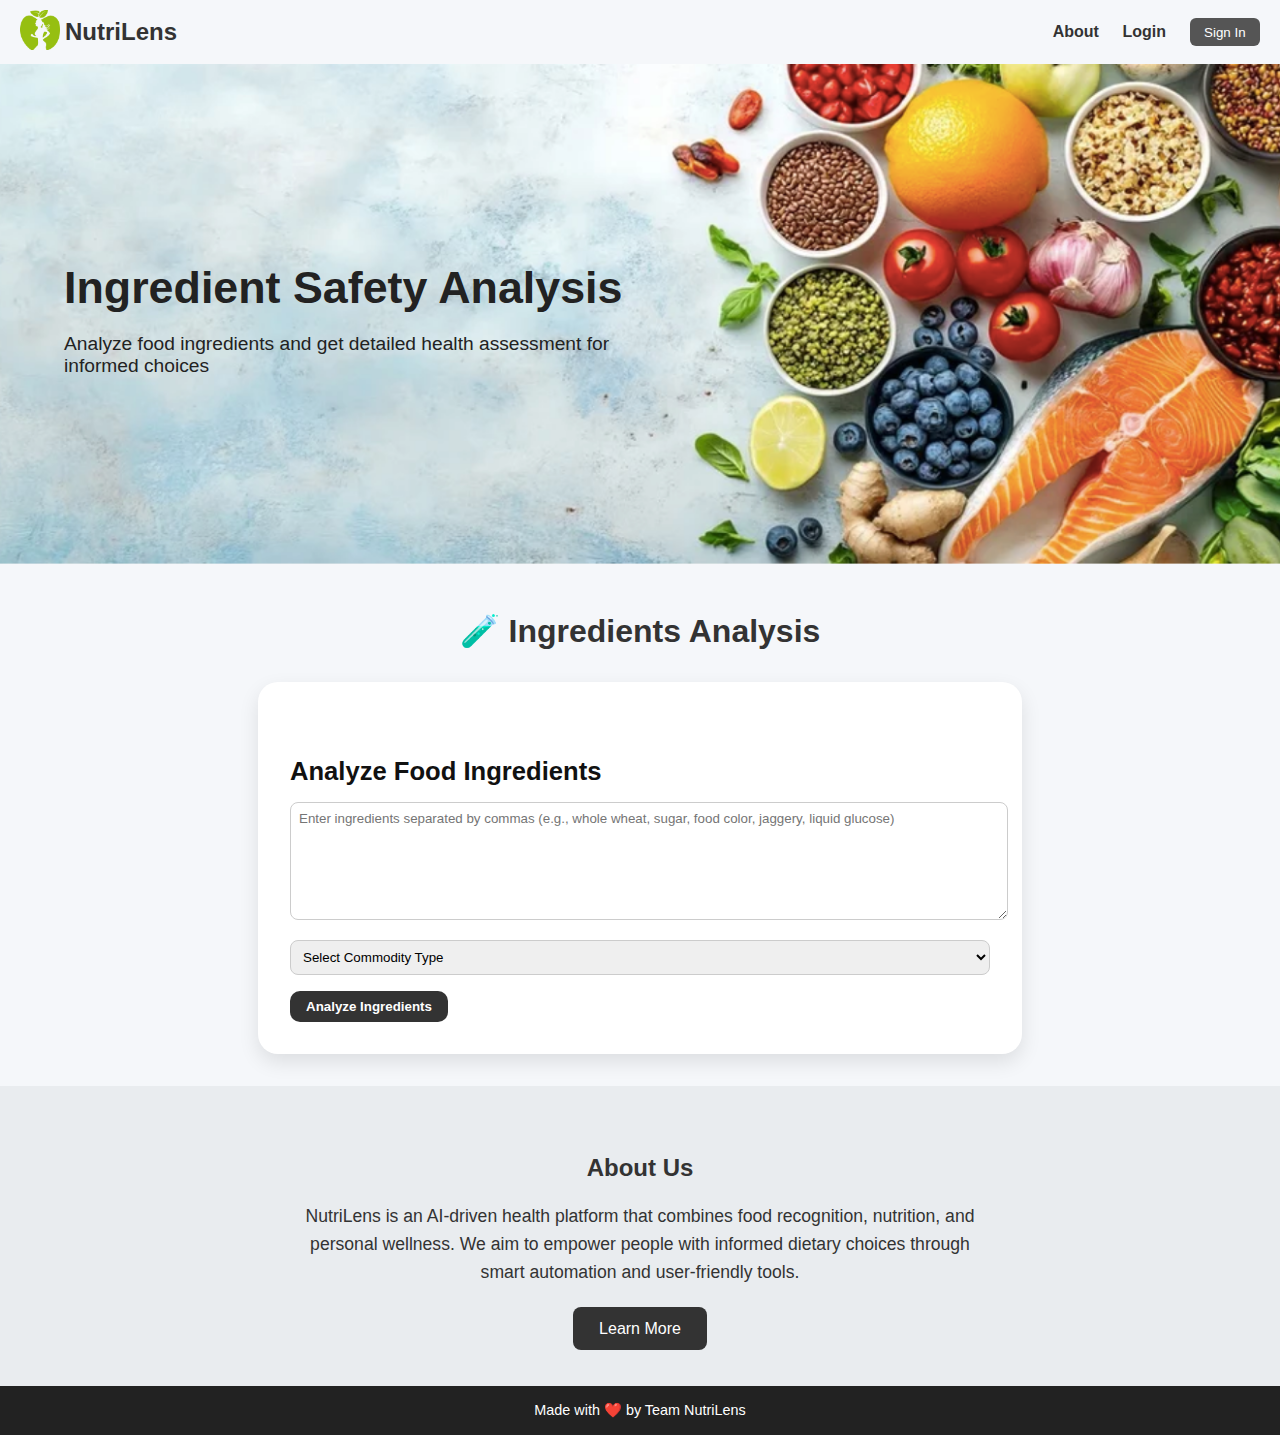
<file: templates/ingredients.html>
<!DOCTYPE html>
<html lang="en">
<head>
  <meta charset="UTF-8" />
  <meta name="viewport" content="width=device-width, initial-scale=1.0"/>
  <title>NutriLens - Ingredients Analysis</title>
  <style>
    body {
      margin: 0;
      font-family: 'Segoe UI', sans-serif;
      background-color: #f5f7fa;
      color: #333;
    }

    nav {
      display: flex;
      justify-content: space-between;
      align-items: center;
      padding: 10px 20px;
    }
    .logo-title {
      display: flex;
      align-items: center;
      gap: 5px; 
      margin-left: 0;
    }
    .logo-title img {
      height: 40px;
      margin-left: 0;
      padding-left: 0;
    }
    .logo-title a {
      margin: 0;
      padding: 0;
      text-decoration: none;
      font-size: 1.5rem; 
      line-height: 1;   
    }
    nav .logo-title a:hover {
      color: green;
    }
    nav a {
      margin-left: 1.2rem;
      text-decoration: none;
      color: #333;
      font-weight: bold;
    }

    .sign-in-btn {
      background-color: #555;
      color: white;
      border: none;
      padding: 0.4rem 0.9rem;
      border-radius: 6px;
      cursor: pointer;
      margin-left: 1.2rem;
    }
    
    .sign-in-btn:hover {
      background-color: green;
    }

    .section-title {
      text-align: center;
      font-size: 2rem;
      margin: 3rem 0 1.5rem;
      color: #333;
    }

    .card {
      background: white;
      border-radius: 20px;
      box-shadow: 0 8px 20px rgba(0, 0, 0, 0.1);
      margin: 2rem auto;
      padding: 2rem;
      max-width: 700px;
    }

    .card-title {
      font-size: 1.6rem;
      color: #111;
      margin-bottom: 1rem;
    }

    .btn-primary {
      background: #333;
      border: none;
      color: white;
      padding: 0.5rem 1rem;
      border-radius: 10px;
      cursor: pointer;
      font-weight: bold;
    }

    .btn-primary:hover {
      background: green;
    }

    .btn-secondary {
      background: #6c757d;
      border: none;
      color: white;
      padding: 0.5rem 1rem;
      border-radius: 8px;
      cursor: pointer;
      font-weight: bold;
      margin: 0.5rem;
      transition: background-color 0.3s ease;
    }

    .btn-secondary:hover {
      background: green;
    }

    select, input, textarea {
      margin-bottom: 1rem;
      padding: 0.5rem;
      border-radius: 8px;
      border: 1px solid #ccc;
      width: 100%;
      font-family: inherit;
    }

    textarea {
      resize: vertical;
      min-height: 100px;
    }

    .hero {
      background: url('/static/img/banner.png') center/cover no-repeat;
      height: 500px;
      display: flex;
      align-items: center;
      padding-left: 3rem;
      color: #222;
    }

    .hero-content {
      max-width: 600px;
      padding: 1rem;
      border-radius: 12px;
    }

    .hero-content h1 {
      font-size: 2.8rem;
      margin-bottom: 1rem;
    }

    .hero-content p {
      font-size: 1.2rem;
    }

    .about-section {
      background-color: #e9ecef;
      padding: 3rem 2rem;
      text-align: center;
    }

    .about-section p {
      max-width: 700px;
      margin: 1rem auto;
      font-size: 1.1rem;
      line-height: 1.6;
    }

    .btn-about {
      margin-top: 1rem;
      padding: 0.8rem 1.6rem;
      font-size: 1rem;
      background-color: #333;
      color: white;
      border: none;
      border-radius: 8px;
      cursor: pointer;
      text-decoration: none;
    }
    .btn-about:hover {
      background-color: green;
    }

    footer {
      background-color: #222;
      color: #fff;
      text-align: center;
      padding: 1rem 0;
      font-size: 0.9rem;
    }

    .analysis-box {
      background-color: #fff;
      color: #000;
      border-radius: 12px;
      max-width: 800px;
      margin: 2rem auto;
      padding: 1.5rem 2rem;
      font-size: 1rem;
      box-shadow: 0 4px 15px rgba(0, 0, 0, 0.1);
      line-height: 1.6;
      display: none;
    }

    .section-heading {
      font-size: 1.4rem;
      font-weight: bold;
      margin: 1.5rem 0 1rem 0;
      color: #333;
    }

    .positives-section {
      color: #28a745;
    }

    .negatives-section {
      color: #dc3545;
    }

    .verdict-section {
      color: #333;
      font-weight: 600;
      margin: 1.5rem 0;
      padding: 1rem;
      background-color: #f8f9fa;
      border-radius: 8px;
      border-left: 4px solid #007bff;
    }

    .alternatives-section {
      color: #17a2b8;
      display: none;
      margin-top: 1rem;
      padding: 1rem;
      border-radius: 8px;
    }

    .ingredient-item {
      margin: 0.8rem 0;
      padding: 0.5rem 0;
      border-bottom: 1px solid #f0f0f0;
    }

    .ingredient-name {
      font-weight: bold;
      text-transform: capitalize;
    }

    .ingredient-description {
      margin-top: 0.3rem;
      color: #666;
      font-size: 0.95rem;
    }

    .rating-badge {
      display: inline-block;
      padding: 0.3rem 0.6rem;
      border-radius: 20px;
      font-weight: bold;
      font-size: 0.9rem;
      margin-right: 0.5rem;
    }

    .rating-poor { background-color: #f8d7da; color: #721c24; }
    .rating-bad { background-color: #f8d7da; color: #721c24; }
    .rating-moderate { background-color: #fff3cd; color: #856404; }
    .rating-healthy { background-color: #d4edda; color: #155724; }
    .rating-extremely { background-color: #d1ecf1; color: #0c5460; }
    .rating-avoid { background-color: #f5c6cb; color: #721c24; }

    .hidden {
      display: none !important;
    }

    .loading {
      text-align: center;
      padding: 2rem;
      color: #666;
    }

    .error {
      background-color: #f8d7da;
      color: #721c24;
      padding: 1rem;
      border-radius: 8px;
      margin: 1rem 0;
      border: 1px solid #f5c6cb;
    }

    .button-container {
      text-align: center;
      margin: 1rem 0;
    }
  </style>
</head>
<body>
  <nav>
    <div class="logo-title">
      <a href="/"><img src="/static/img/logo.png" alt="Logo" /></a>
      <a href="/"><strong>NutriLens</strong></a>
    </div>
    <div>
      <a href="/">About</a>
      <a href="/">Login</a>
      <button class="sign-in-btn" onclick="location.href='/'">Sign In</button>
    </div>
  </nav>

  <div class="hero">
    <div class="hero-content">
      <h1>Ingredient Safety Analysis</h1>
      <p>Analyze food ingredients and get detailed health assessment for informed choices</p>
    </div>
  </div>

  <h2 class="section-title">🧪 Ingredients Analysis</h2>

  <div class="card">
    <h5 class="card-title">Analyze Food Ingredients</h5>
    <textarea 
      id="ingredientsList" 
      placeholder="Enter ingredients separated by commas (e.g., whole wheat, sugar, food color, jaggery, liquid glucose)"
      rows="4"
    ></textarea>
    
    <select id="commodityType">
      <option value="">Select Commodity Type</option>
      <option value="beverage">Beverage</option>
      <option value="snacks">Snacks</option>
      <option value="confectionery">Confectionery</option>
      <option value="condiments">Condiments</option>
      <option value="dairy product">Dairy Product</option>
      <option value="bakery product">Bakery Product</option>
      <option value="instant food">Instant Food Product</option>
      <option value="frozen product">Frozen Product</option>
      <option value="alcoholic beverage">Alcoholic Beverage</option>
      <option value="health supplement">Health & Nutritive Product</option>
      <option value="breakfast cereal">Breakfast Cereal</option>
    </select>
    
    <button class="btn-primary" onclick="analyzeIngredients()">Analyze Ingredients</button>
  </div>

  <div id="analysisResult" class="analysis-box"></div>

  <div class="about-section">
    <h2>About Us</h2>
    <p>
      NutriLens is an AI-driven health platform that combines food recognition, nutrition, and personal wellness.
      We aim to empower people with informed dietary choices through smart automation and user-friendly tools.
    </p>
    <br />
    <a class="btn-about" href="/">Learn More</a>
  </div>

  <footer>
    Made with ❤️ by Team NutriLens
  </footer>

  <script>
    function parseAnalysisText(analysisText) {
      const sections = {
        positives: [],
        negatives: [],
        verdict: '',
        rating: '',
        reason: '',
        ingredientsToAvoid: '',
        alternatives: []
      };

      const lines = analysisText.split('\n');
      let currentSection = '';

      for (let line of lines) {
        line = line.trim();
        if (!line) continue;

        const upperLine = line.toUpperCase();
        
        // Check for section headers
        if (upperLine.startsWith('POSITIVES:')) {
          currentSection = 'positives';
          continue;
        } else if (upperLine.startsWith('NEGATIVES:')) {
          currentSection = 'negatives';
          continue;
        } else if (upperLine.startsWith('VERDICT:')) {
          currentSection = 'verdict';
          continue;
        } else if (upperLine.includes('BETTER ALTERNATIVE') || upperLine.includes('ALTERNATIVES:')) {
          currentSection = 'alternatives';
          continue;
        }
        
        // Handle specific verdict fields
        if (line.startsWith('Health Rating:')) {
          sections.rating = line.replace('Health Rating:', '').trim();
          continue;
        } else if (line.startsWith('Reason:')) {
          sections.reason = line.replace('Reason:', '').trim();
          continue;
        } else if (line.startsWith('Ingredients to Avoid:')) {
          sections.ingredientsToAvoid = line.replace('Ingredients to Avoid:', '').trim();
          continue;
        }
        
        // Handle bullet points for all sections
        if (line.startsWith('•') || line.startsWith('-') || line.startsWith('*')) {
          const content = line.replace(/^[•\-*]\s*/, '').trim();
          if (content) {
            switch (currentSection) {
              case 'positives':
                sections.positives.push(content);
                break;
              case 'negatives':
                sections.negatives.push(content);
                break;
              case 'alternatives':
                sections.alternatives.push(content);
                break;
            }
          }
        }
      }

      // Debug log to check parsing
      console.log('Parsed sections:', sections);
      return sections;
    }

    function getRatingClass(rating) {
      const ratingLower = rating.toLowerCase();
      if (ratingLower.includes('poor')) return 'rating-poor';
      if (ratingLower.includes('bad')) return 'rating-bad';
      if (ratingLower.includes('avoid')) return 'rating-avoid';
      if (ratingLower.includes('moderate')) return 'rating-moderate';
      if (ratingLower.includes('extremely')) return 'rating-extremely';
      if (ratingLower.includes('healthy')) return 'rating-healthy';
      return 'rating-moderate';
    }

    function displayAnalysisData(analysisText, ingredients, commodityType) {
      const data = parseAnalysisText(analysisText);
      let html = '';

      // Header
      html += `<div style="text-align: center; margin-bottom: 2rem;">
        <h3 style="color: #333; margin-bottom: 0.5rem;">📋 Analysis Report</h3>
        <p style="color: #666; margin: 0;"><strong>Product Type:</strong> ${commodityType.charAt(0).toUpperCase() + commodityType.slice(1)}</p>
      </div>`;

      // Positives section
      if (data.positives.length > 0) {
        html += `<div class="section-heading positives-section">✅ POSITIVES</div>`;
        data.positives.forEach(item => {
          const parts = item.split(':');
          const ingredient = parts[0] ? parts[0].trim() : '';
          const description = parts.length > 1 ? parts.slice(1).join(':').trim() : '';
          
          html += `<div class="ingredient-item">
            <div class="ingredient-name" style="color: #28a745;">• ${ingredient}</div>
            ${description ? `<div class="ingredient-description">${description}</div>` : ''}
          </div>`;
        });
      }

      // Negatives section
      if (data.negatives.length > 0) {
        html += `<div class="section-heading negatives-section">❌ NEGATIVES</div>`;
        data.negatives.forEach(item => {
          const parts = item.split(':');
          const ingredient = parts[0] ? parts[0].trim() : '';
          const description = parts.length > 1 ? parts.slice(1).join(':').trim() : '';
          
          html += `<div class="ingredient-item">
            <div class="ingredient-name" style="color: #dc3545;">• ${ingredient}</div>
            ${description ? `<div class="ingredient-description">${description}</div>` : ''}
          </div>`;
        });
      }

      // Verdict section
      if (data.rating || data.reason) {
        html += `<div class="verdict-section">
          <div class="section-heading">🎯 VERDICT</div>`;
        
        if (data.rating) {
          const ratingClass = getRatingClass(data.rating);
          html += `<div style="margin-bottom: 1rem;">
            <span class="rating-badge ${ratingClass}">${data.rating.toUpperCase()}</span>
          </div>`;
        }
        
        if (data.reason) {
          html += `<div style="margin-bottom: 1rem;"><strong>Assessment:</strong> ${data.reason}</div>`;
        }
        
        if (data.ingredientsToAvoid) {
          html += `<div><strong>Ingredients to Avoid:</strong> ${data.ingredientsToAvoid}</div>`;
        }
        
        html += `</div>`;
      }

      // Better alternatives section - always create it even if hidden
      if (data.alternatives.length > 0) {
        html += `<div class="button-container">
          <button class="btn-secondary" onclick="toggleAlternatives()">🔄 Better Alternative</button>
        </div>`;

        html += `<div id="alternativesSection" class="alternatives-section" style="display: none;">
          <div class="section-heading">🔄 BETTER ALTERNATIVE INGREDIENTS</div>`;
        
        data.alternatives.forEach(item => {
          const parts = item.split(':');
          const ingredient = parts[0] ? parts[0].trim() : '';
          const description = parts.length > 1 ? parts.slice(1).join(':').trim() : '';
          
          html += `<div class="ingredient-item">
            <div class="ingredient-name" style="color: #17a2b8;">• ${ingredient}</div>
            ${description ? `<div class="ingredient-description">${description}</div>` : ''}
          </div>`;
        });
        
        html += `</div>`;
      } else {
        // Debug: Show if no alternatives found
        console.log('No alternatives found in parsed data');
      }

      const resultBox = document.getElementById("analysisResult");
      resultBox.innerHTML = html;
      resultBox.style.display = 'block';
    }

    function showLoading() {
      const resultBox = document.getElementById("analysisResult");
      resultBox.innerHTML = '<div class="loading">🔄 Analyzing ingredients...</div>';
      resultBox.style.display = 'block';
    }

    function showError(message) {
      const resultBox = document.getElementById("analysisResult");
      resultBox.innerHTML = `<div class="error">❌ Error: ${message}</div>`;
      resultBox.style.display = 'block';
    }

    function toggleAlternatives() {
      const section = document.getElementById('alternativesSection');
      if (section) {
        if (section.style.display === 'none') {
          section.style.display = 'block';
        } else {
          section.style.display = 'none';
        }
        console.log('Toggled alternatives section, current display:', section.style.display);
      } else {
        console.log('Alternatives section not found');
      }
    }

    async function analyzeIngredients() {
      const ingredients = document.getElementById("ingredientsList").value.trim();
      const commodityType = document.getElementById("commodityType").value;

      if (!ingredients) {
        alert("Please enter the ingredients list!");
        return;
      }

      if (!commodityType) {
        alert("Please select a commodity type!");
        return;
      }

      showLoading();

      try {
        const res = await fetch("/analyze_ingredients", {
          method: "POST",
          headers: { "Content-Type": "application/json" },
          body: JSON.stringify({ 
            ingredients: ingredients, 
            commodity_type: commodityType 
          }),
        });
        
        if (!res.ok) {
          throw new Error(`Server error: ${res.status}`);
        }
        
        const data = await res.json();

        if (data.error) {
          showError(data.error);
          return;
        }

        if (data.success && data.analysis) {
          // Debug: Log the raw analysis text
          console.log('Raw analysis text:', data.analysis);
          displayAnalysisData(data.analysis, ingredients, commodityType);
        } else {
          showError("No analysis data received");
        }
      } catch (error) {
        console.error("Error:", error);
        showError("An error occurred while analyzing ingredients. Please try again.");
      }
    }

    // Add Enter key support for ingredients input (Ctrl+Enter since it's textarea)
    document.getElementById("ingredientsList").addEventListener("keydown", function(event) {
      if (event.ctrlKey && event.key === "Enter") {
        analyzeIngredients();
      }
    });
  </script>

</body>
</html>
</file>
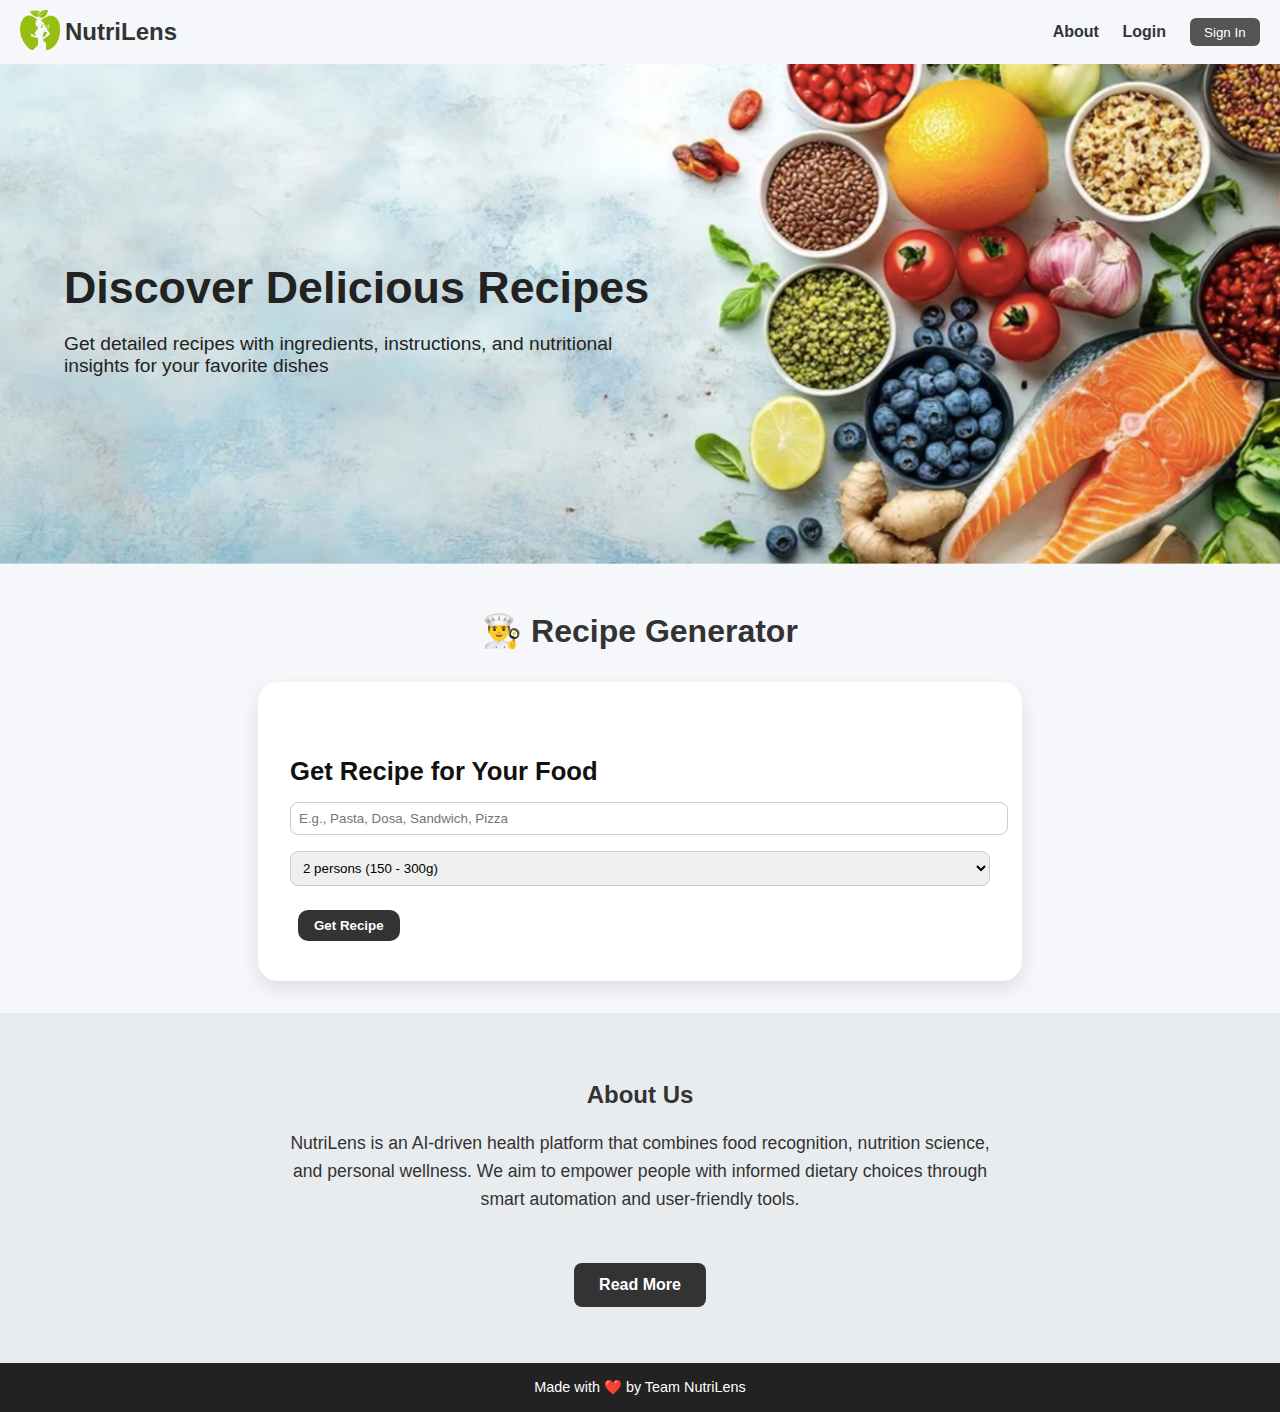
<file: templates/recipe.html>
<!DOCTYPE html>
<html lang="en">
<head>
  <meta charset="UTF-8" />
  <meta name="viewport" content="width=device-width, initial-scale=1.0"/>
  <title>NutriLens - Recipe</title>
  <link rel="stylesheet" href="/static/styles.css" />

</head>
<body>
  <nav>
    <div class="logo-title">
      <a href="/"><img src="/static/img/logo.png" alt="Logo" /></a>
      <a href="/"><strong>NutriLens</strong></a>
    </div>
    <div>
      <a href="/">About</a>
      <a href="/">Login</a>
      <button class="sign-in-btn" onclick="location.href='/'">Sign In</button>
    </div>
  </nav>

  <div class="hero">
    <div class="hero-content">
      <h1>Discover Delicious Recipes</h1>
      <p>Get detailed recipes with ingredients, instructions, and nutritional insights for your favorite dishes</p>
    </div>
  </div>

  <h2 class="section-title">👨‍🍳 Recipe Generator</h2>

  <div class="card">
    <h5 class="card-title">Get Recipe for Your Food</h5>
    <input type="text" id="recipeFood" placeholder="E.g., Pasta, Dosa, Sandwich, Pizza" />
    <select id="portionSize">
      <option value="1 person (50 - 150g)">1 person (50 - 150g)</option>
      <option value="2 persons (150 - 300g)" selected>2 persons (150 - 300g)</option>
      <option value="3+ persons (300 - 500g)">3+ persons (300 - 500g)</option>
    </select>
    <button class="btn-primary" onclick="getRecipe()">Get Recipe</button>
  </div>

  <div id="recipeResult" class="recipe-box"></div>

  <div class="about-section">
    <h2>About Us</h2>
    <p>
      NutriLens is an AI-driven health platform that combines food recognition, nutrition science, and personal wellness.
      We aim to empower people with informed dietary choices through smart automation and user-friendly tools.
    </p>
    <br />
    <a class="btn-about" href="/">Read More</a>
  </div>

  <footer>
    Made with ❤️ by Team NutriLens
  </footer>

  <script>
    let currentIngredients = [];

    function parseRecipeResponse(recipeText) {
      const lines = recipeText.split('\n');
      const result = {
        nutritionInfo: '',
        verdict: '',
        ingredients: [],
        instructions: [],
        tips: ''
      };

      let currentSection = '';

      for (let i = 0; i < lines.length; i++) {
        let line = lines[i].trim();
        if (!line) continue;

        const lowerLine = line.toLowerCase();

        if (lowerLine.startsWith('nutrition:')) {
          result.nutritionInfo = line.substring(line.indexOf(':') + 1).trim();
          currentSection = 'nutrition';
          continue;
        }

        if (lowerLine.startsWith('verdict:')) {
          result.verdict = line.substring(line.indexOf(':') + 1).trim();
          currentSection = 'verdict';
          continue;
        }

        if (lowerLine === 'ingredients:' || lowerLine.startsWith('ingredients:')) {
          currentSection = 'ingredients';
          continue;
        }

        if (lowerLine === 'steps:' || lowerLine.startsWith('steps:') || 
            lowerLine === 'instructions:' || lowerLine.startsWith('instructions:')) {
          currentSection = 'instructions';
          continue;
        }

        if (lowerLine.includes('tips:') || lowerLine.includes('tip:')) {
          if (line.includes(':')) {
            result.tips = line.split(':')[1]?.trim() || '';
          }
          currentSection = 'tips';
          continue;
        }

        if (currentSection === 'nutrition') {
          if (line.includes('|') || line.match(/\d+(\.\d+)?\s*(g|mg|calories|kcal)/i)) {
            result.nutritionInfo += (result.nutritionInfo ? ' ' : '') + line;
          } else if (!lowerLine.includes('verdict') && !lowerLine.includes('ingredients') && 
                     !lowerLine.includes('steps') && !lowerLine.includes('instructions')) {
            currentSection = '';
          }
        } 
        else if (currentSection === 'verdict') {
          if (!lowerLine.includes('ingredients') && !lowerLine.includes('steps') && 
              !lowerLine.includes('instructions') && !lowerLine.includes('tips')) {
            result.verdict += ' ' + line;
          } else {
            currentSection = '';
            i--;
          }
        }
        else if (currentSection === 'ingredients') {
          if (line.match(/^[-•*]\s+/) || line.match(/^\d+[\.\)]\s+/)) {
            // Only remove the bullet point or numbered list marker, keep everything else including quantities
            let cleanedIngredient = '';
            if (line.match(/^[-•*]\s+/)) {
              cleanedIngredient = line.replace(/^[-•*]\s+/, '').trim();
            } else if (line.match(/^\d+[\.\)]\s+/)) {
              cleanedIngredient = line.replace(/^\d+[\.\)]\s+/, '').trim();
            }
            
            if (cleanedIngredient && !cleanedIngredient.toLowerCase().includes('step')) {
              result.ingredients.push(cleanedIngredient);
            }
          } else if (lowerLine.includes('steps') || lowerLine.includes('instructions')) {
            currentSection = 'instructions';
            i--;
          }
        }
        else if (currentSection === 'instructions') {
          if (line.match(/^[-•*]\s+/) || line.match(/^\d+[\.\)]\s+/)) {
            // Only remove the bullet point or numbered list marker, keep everything else
            let cleanedInstruction = '';
            if (line.match(/^[-•*]\s+/)) {
              cleanedInstruction = line.replace(/^[-•*]\s+/, '').trim();
            } else if (line.match(/^\d+[\.\)]\s+/)) {
              cleanedInstruction = line.replace(/^\d+[\.\)]\s+/, '').trim();
            }
            
            if (cleanedInstruction) {
              result.instructions.push(cleanedInstruction);
            }
          }
        }
        else if (currentSection === 'tips') {
          if (!lowerLine.includes('ingredients') && !lowerLine.includes('steps') && 
              !lowerLine.includes('instructions')) {
            result.tips += ' ' + line;
          }
        }
      }

      result.nutritionInfo = result.nutritionInfo.trim();
      result.verdict = result.verdict.trim();
      result.tips = result.tips.trim();

      return result;
    }

    function formatNutritionInfo(nutritionText) {
      if (!nutritionText) return '';
      
      if (nutritionText.includes('|')) {
        return nutritionText.replace(/\|/g, ' • ');
      }
      
      return nutritionText;
    }

    function displayRecipeData(recipeText, foodName, portionSize) {
      const data = parseRecipeResponse(recipeText);
      currentIngredients = data.ingredients; // Store ingredients for cart functionality
      
      let html = '';
      
      if (foodName) {
        html += `<div class="recipe-heading"><strong>🍽️ ${foodName} Recipe</strong></div>`;
      }
      
      if (portionSize) {
        html += `<div class="portion-heading"><strong>👥 Serving size: ${portionSize}</strong></div>`;
      }

      if (data.nutritionInfo) {
        html += `<div class="nutrition-info">
          <strong>📊 Nutritional Information:</strong><br>
          ${formatNutritionInfo(data.nutritionInfo)}
        </div>`;
      }

      if (data.verdict) {
        html += `<div class="verdict-section">
          <strong>🎯 Health Verdict:</strong> ${data.verdict}
        </div>`;
      }

      if (data.ingredients.length > 0) {
        html += `<div class="section-heading"><strong>🥕 Ingredients:</strong></div>`;
        data.ingredients.forEach(ingredient => {
          html += `<div class="ingredient-item">• ${ingredient}</div>`;
        });

        html += `<div class="button-container">
          <button class="btn-cart" onclick="addToCart()">🛒 Add to Shopping Cart</button>
          <button class="btn-secondary" onclick="openCart()">📋 Show Cart</button>
        </div>`;
      }

      if (data.instructions.length > 0) {
        html += `<div class="section-heading"><strong>📝 Instructions:</strong></div>`;
        data.instructions.forEach((instruction, index) => {
          html += `<div class="instruction-item"><strong>${index + 1}.</strong> ${instruction}</div>`;
        });

        html += `<div class="button-container">
          <button class="btn-alternative" onclick="suggestAlternative('${foodName}')">🔄 Suggest Alternative Recipe</button>
        </div>`;
      }

      if (data.tips) {
        html += `<div class="section-heading"><strong>💡 Tips:</strong></div>`;
        html += `<div class="ingredient-item">${data.tips}</div>`;
      }

      if (!data.ingredients.length && !data.instructions.length && !data.nutritionInfo && !data.verdict) {
        html += `<div style="white-space: pre-line; background: #f8f9fa; padding: 1rem; border-radius: 8px; line-height: 1.6;">${recipeText}</div>`;
      }

      const resultBox = document.getElementById("recipeResult");
      resultBox.innerHTML = html;
      resultBox.style.display = 'block';
    }

    function showLoading() {
      const resultBox = document.getElementById("recipeResult");
      resultBox.innerHTML = '<div class="loading">🔄 Cooking up your recipe...</div>';
      resultBox.style.display = 'block';
    }

    function showError(message) {
      const resultBox = document.getElementById("recipeResult");
      resultBox.innerHTML = `<div class="error">❌ Error: ${message}</div>`;
      resultBox.style.display = 'block';
    }

    async function getRecipe() {
      const food = document.getElementById("recipeFood").value.trim();
      const portion = document.getElementById("portionSize").value;

      if (!food) {
        alert("Please enter a food name!");
        return;
      }

      showLoading();

      try {
        const res = await fetch("/get_recipe", {
          method: "POST",
          headers: { "Content-Type": "application/json" },
          body: JSON.stringify({ 
            food_name: food,
            portion_size: portion 
          }),
        });
        
        if (!res.ok) {
          throw new Error(`Server error: ${res.status}`);
        }
        
        const data = await res.json();

        if (data.error) {
          showError(data.error);
          return;
        }

        if (data.recipe) {
          displayRecipeData(data.recipe, food, portion);
        } else {
          showError("No recipe data found");
        }
      } catch (error) {
        console.error("Error:", error);
        showError("An error occurred while fetching the recipe. Please try again.");
      }
    }

    async function addToCart() {
      if (currentIngredients.length === 0) {
        alert("No ingredients to add to cart!");
        return;
      }

      try {
        // Add each ingredient individually using the same endpoint as cart.html
        let successCount = 0;
        let failCount = 0;

        for (const ingredient of currentIngredients) {
          try {
            const response = await fetch('/add_item_to_cart', {
              method: 'POST',
              headers: { 'Content-Type': 'application/json' },
              body: JSON.stringify({ 
                item_name: ingredient.trim()
              })
            });

            if (response.ok) {
              successCount++;
            } else {
              failCount++;
              console.error(`Failed to add ${ingredient}:`, await response.text());
            }
          } catch (error) {
            failCount++;
            console.error(`Error adding ${ingredient}:`, error);
          }
        }

        if (successCount > 0) {
          alert(`✅ ${successCount} ingredients added to cart!${failCount > 0 ? ` (${failCount} failed)` : ''}`);
        } else {
          alert(`❌ Failed to add ingredients to cart. Please try again.`);
        }

      } catch (error) {
        console.error("Error adding to cart:", error);
        alert("❌ Error adding to cart. Please try again.");
      }
    }

    function openCart() {
      window.open('/cart.html', '_blank');
    }

    async function suggestAlternative(originalFood) {
      try {
        showLoading();
        
        const res = await fetch("/suggest_alternative", {
          method: "POST",
          headers: { "Content-Type": "application/json" },
          body: JSON.stringify({ 
            original_food: originalFood 
          }),
        });
        
        if (res.ok) {
          const data = await res.json();
          if (data.alternative_recipe) {
            displayRecipeData(data.alternative_recipe, data.alternative_name || "Alternative Recipe", document.getElementById("portionSize").value);
          } else {
            showError("No alternative recipe found");
          }
        } else {
          showError("Failed to get alternative recipe. Please try again.");
        }
      } catch (error) {
        console.error("Error getting alternative:", error);
        showError("Error getting alternative recipe. Please try again.");
      }
    }

    // Event listeners
    document.getElementById("recipeFood").addEventListener("keypress", function(event) {
      if (event.key === "Enter") {
        getRecipe();
      }
    });

    document.getElementById("recipeFood").addEventListener("input", function(event) {
      let value = event.target.value;
      event.target.value = value.charAt(0).toUpperCase() + value.slice(1);
    });
  </script>

</body>

</html>
</file>
<file: static/styles.css>
body {
  margin: 0;
  font-family: 'Segoe UI', sans-serif;
  background-color: #f5f7fa;
  color: #333;
}

/* ========================================
   NAVIGATION STYLES
   ======================================== */

nav {
  display: flex;
  justify-content: space-between;
  align-items: center;
  padding: 10px 20px;
}

.logo-title {
  display: flex;
  align-items: center;
  gap: 5px; 
  margin-left: 0;
}

.logo-title img {
  height: 40px;
  margin-left: 0;
  padding-left: 0;
}

.logo-title a {
  margin: 0;
  padding: 0;
  text-decoration: none;
  font-size: 1.5rem; 
  line-height: 1;   
}

nav .logo-title a:hover {
  color: green;
}

nav a {
  margin-left: 1.2rem;
  text-decoration: none;
  color: #333;
  font-weight: bold;
}

.sign-in-btn {
  background-color: #555;
  color: white;
  border: none;
  padding: 0.4rem 0.9rem;
  border-radius: 6px;
  cursor: pointer;
  margin-left: 1.2rem;
}

.sign-in-btn:hover {
  background-color: green;
}

/* ========================================
   HERO SECTION
   ======================================== */

.hero {
  background: url('/static/img/banner.png') center/cover no-repeat;
  height: 500px;
  display: flex;
  align-items: center;
  padding-left: 3rem;
  color: #222;
}

.hero-content {
  max-width: 600px;
  padding: 1rem;
  border-radius: 12px;
}

.hero-content h1 {
  font-size: 2.8rem;
  margin-bottom: 1rem;
}

.hero-content p {
  font-size: 1.2rem;
}

/* ========================================
   SECTION TITLES & HEADINGS
   ======================================== */

.section-title {
  text-align: center;
  font-size: 2rem;
  margin: 3rem 0 1.5rem;
  color: #333;
}

.section-heading {
  font-size: 1.4rem;
  font-weight: bold;
  margin: 1.5rem 0 1rem 0;
  color: #333;
}

.diet-plan-page .section-heading {
  font-size: 1.3rem;
  font-weight: 700;
  color: #2c3e50;
  margin: 2rem 0 1.5rem 0;
  border-bottom: 3px solid #28a745;
  padding-bottom: 0.5rem;
  display: flex;
  align-items: center;
  gap: 0.5rem;
}

.card-title {
  font-size: 1.6rem;
  color: #111;
  margin-bottom: 1rem;
}

/* Food item headings */
.food-heading,
.recipe-heading {
  font-weight: bold;
  font-size: 2rem;
  margin-bottom: 0.8rem;
  color: #006400;
  text-align: center;
  text-transform: capitalize;
}

.portion-heading {
  font-weight: bold;
  font-size: 1.1rem;
  margin-bottom: 1rem;
  color: #2f4f4f;
}

/* ========================================
   ABOUT SECTION
   ======================================== */

.about-section {
  background-color: #e9ecef;
  padding: 3rem 2rem;
  text-align: center;
}

.about-section p {
  max-width: 700px;
  margin: 1rem auto;
  font-size: 1.1rem;
  line-height: 1.6;
}

/* ========================================
   FOOTER
   ======================================== */

footer {
  background-color: #222;
  color: #fff;
  text-align: center;
  padding: 1rem 0;
  font-size: 0.9rem;
}

/* ========================================
   BUTTONS - UNIFIED STYLES
   ======================================== */

/* Base button styles */
.btn,
.btn-primary,
.btn-secondary,
.btn-about,
.btn-cart,
.btn-alternative {
  background: #333;
  border: none;
  color: white;
  padding: 0.5rem 1rem;
  border-radius: 8px;
  cursor: pointer;
  font-weight: bold;
  margin: 0.5rem;
  transition: background-color 0.3s ease;
  text-decoration: none;
  display: inline-block;
}

/* Button hover states */
.btn:hover,
.btn-primary:hover,
.btn-secondary:hover,
.btn-about:hover,
.btn-cart:hover,
.btn-alternative:hover {
  background: green;
}

/* Button variations */
.btn-primary {
  border-radius: 10px;
}

.btn-about {
  margin-top: 1rem;
  padding: 0.8rem 1.6rem;
  font-size: 1rem;
}

.btn-secondary {
  background: #6c757d;
}

.btn-remove {
  background: #dc3545;
  color: white;
  border: none;
  padding: 0.3rem 0.5rem;
  border-radius: 4px;
  cursor: pointer;
  font-size: 1rem;
  font-weight: bold;
  width: 25px;
  height: 25px;
  display: flex;
  align-items: center;
  justify-content: center;
}

.btn-remove:hover {
  background: #c82333;
}

/* Diet plan page button overrides */
.diet-plan-page .btn-primary {
  padding: 0.8rem 1.5rem;
  width: 100%;
  margin-top: 2rem;
  font-size: 1rem;
}

/* ========================================
   CARDS & CONTENT BOXES
   ======================================== */

/* Base card styles */
.card,
.cart-container {
  background: white;
  border-radius: 20px;
  box-shadow: 0 8px 20px rgba(0, 0, 0, 0.1);
  margin: 2rem auto;
  padding: 2rem;
  max-width: 700px;
}

.cart-container {
  max-width: 800px;
}

.diet-plan-page .card {
  padding: 2.5rem;
  max-width: 800px;
}

/* Content display boxes */
.analysis-box,
.recipe-box,
.nutrition-box,
.diet-plan-box {
  background-color: #fff;
  color: #000;
  border-radius: 12px;
  max-width: 800px;
  margin: 2rem auto;
  padding: 1.5rem 2rem;
  font-size: 1rem;
  box-shadow: 0 4px 15px rgba(0, 0, 0, 0.1);
  line-height: 1.6;
  display: none;
}

.diet-plan-box {
  border-radius: 15px;
  max-width: 900px;
  box-shadow: 0 15px 35px rgba(0, 0, 0, 0.1);
  font-family: 'Segoe UI', sans-serif;
}

/* ========================================
   FORM ELEMENTS
   ======================================== */

select, 
input, 
textarea {
  margin-bottom: 1rem;
  padding: 0.5rem;
  border-radius: 8px;
  border: 1px solid #ccc;
  width: 100%;
  font-family: inherit;
}

textarea {
  resize: vertical;
  min-height: 100px;
}

/* Diet plan page input styling */
.input-row {
  display: flex;
  gap: 2rem;
  margin-bottom: 1.5rem;
  align-items: flex-end;
}

.input-group {
  flex: 1;
  display: flex;
  flex-direction: column;
}

.input-group label {
  font-weight: 600;
  margin-bottom: 0.5rem;
  color: #2c3e50;
  font-size: 0.95rem;
}

.input-group input,
.input-group select {
  padding: 0.8rem;
  border: 2px solid #e9ecef;
  font-size: 0.95rem;
  transition: border-color 0.3s ease;
  box-sizing: border-box;
  height: 3.2rem;
  margin-bottom: 0;
}

.input-group input:focus,
.input-group select:focus {
  outline: none;
  border-color: #28a745;
}

/* Specific input styles */
.item-name-input {
  font-weight: bold;
  font-size: 1rem;
  width: 100%;
  padding: 0.3rem;
  border: 1px solid #ccc;
  border-radius: 4px;
  background: white;
  margin: 0;
}

.quantity-input {
  width: 80px;
  padding: 0.3rem;
  text-align: left;
  border: 1px solid #ccc;
  border-radius: 4px;
  margin: 0;
}

/* ========================================
   SHOPPING CART STYLES
   ======================================== */

.cart-item {
  display: flex;
  justify-content: space-between;
  align-items: center;
  padding: 1rem;
  border-bottom: 1px solid #eee;
  background: #f9f9f9;
  margin-bottom: 0.5rem;
  border-radius: 8px;
}

.item-info {
  flex: 1;
  margin-right: 1rem;
}

.item-name {
  font-weight: bold;
  font-size: 1rem;
  margin-bottom: 0.3rem;
}

.item-controls {
  display: flex;
  align-items: center;
  gap: 0.5rem;
}

.add-item-section {
  background: #e9ecef;
  padding: 1.5rem;
  border-radius: 8px;
  margin-bottom: 1rem;
}

.cart-summary {
  background: #f8f9fa;
  padding: 1rem;
  border-radius: 8px;
  margin-top: 1rem;
  text-align: center;
}

/* ========================================
   INGREDIENT & NUTRITION STYLES
   ======================================== */

.ingredient-item {
  margin: 0.8rem 0;
  padding: 0.5rem 0;
  border-bottom: 1px solid #f0f0f0;
}

.ingredient-name {
  font-weight: bold;
  text-transform: capitalize;
}

.ingredient-description {
  margin-top: 0.3rem;
  color: #666;
  font-size: 0.95rem;
}

.nutrient-row {
  display: flex;
  justify-content: space-between;
  margin: 0.3rem 0;
  padding: 0.2rem 0;
  border-bottom: 1px solid #f0f0f0;
}

.nutrient-label {
  font-weight: 600;
  color: #555;
}

.nutrient-value {
  color: #B8860B;
  font-weight: bold;
  font-size: 1.1rem;
}

.food-item-container {
  margin-bottom: 3rem;
  border-bottom: 2px solid #f0f0f0;
  padding-bottom: 2rem;
}

.food-item-container:last-child {
  border-bottom: none;
  margin-bottom: 0;
}

/* ========================================
   RATING BADGES
   ======================================== */

.rating-badge {
  display: inline-block;
  padding: 0.3rem 0.6rem;
  border-radius: 20px;
  font-weight: bold;
  font-size: 0.9rem;
  margin-right: 0.5rem;
}

.rating-poor,
.rating-bad { 
  background-color: #f8d7da; 
  color: #721c24; 
}

.rating-moderate { 
  background-color: #fff3cd; 
  color: #856404; 
}

.rating-healthy { 
  background-color: #d4edda; 
  color: #155724; 
}

.rating-extremely { 
  background-color: #d1ecf1; 
  color: #0c5460; 
}

.rating-avoid { 
  background-color: #f5c6cb; 
  color: #721c24; 
}

/* ========================================
   COLORED SECTIONS
   ======================================== */

.positives-section,
.benefits-section {
  color: #28a745;
}

.negatives-section,
.disadvantages-section {
  color: #dc3545;
}

.verdict-section {
  color: #333;
  font-weight: 600;
  margin: 1.5rem 0;
  padding: 1rem;
  background-color: #f8f9fa;
  border-radius: 8px;
  border-left: 4px solid #007bff;
}

.alternatives-section {
  color: #17a2b8;
  display: none;
  margin-top: 1rem;
  padding: 1rem;
  border-radius: 8px;
}

.trivia-section {
  color: #6c757d;
  font-style: italic;
  margin: 1rem 0;
  padding: 0.5rem;
  background-color: #f8f9fa;
  border-radius: 8px;
}

/* ========================================
   SPECIAL SECTIONS
   ======================================== */

.nutrition-info {
  background-color: #f8f9fa;
  border-left: 4px solid #17a2b8;
  padding: 1rem;
  margin: 1rem 0;
  border-radius: 6px;
  font-weight: 500;
  color: #333;
}

.health-warnings {
  background-color: #fff3cd;
  border: 1px solid #ffeaa7;
  border-radius: 8px;
  padding: 1rem;
  margin: 1rem 0;
  color: #856404;
}

.health-warnings .warning-title {
  font-weight: bold;
  color: #d63031;
  margin-bottom: 0.5rem;
}

/* Diet plan specific styles */
.diet-plan-box .profile-info {
  text-align: center;
  font-size: 1.2rem;
  font-weight: bold;
  color: #2c3e50;
  margin: 1rem 0 2rem 0;
  padding: 1rem;
  background-color: #f8f9fa;
  border-radius: 8px;
  border-left: 5px solid #28a745;
}

.diet-plan-box h2 {
  color: #28a745;
  text-align: center;
  margin-bottom: 1.5rem;
  font-size: 1.8rem;
  font-weight: bold;
}

.diet-plan-box h3 {
  color: #2980b9 !important;
  margin: 1.5rem 0 1rem 0;
  font-size: 1.3rem;
  border-bottom: 2px solid #2980b9;
  padding-bottom: 0.5rem;
}

.diet-plan-box h4 {
  color: #e67e22;
  margin: 1rem 0 0.5rem 0;
  font-size: 1.1rem;
  font-weight: 600;
}

.diet-plan-box ul {
  margin: 0.5rem 0;
  padding-left: 0;
  list-style: none;
}

.diet-plan-box li {
  margin-bottom: 0.5rem;
  line-height: 1.6;
  padding-left: 1.2rem;
  position: relative;
  word-wrap: break-word;
  overflow-wrap: break-word;
}

.diet-plan-box li:before {
  content: "•";
  color: #28a745;
  font-weight: bold;
  position: absolute;
  left: 0;
}

.diet-plan-box strong {
  color: #2c3e50;
  font-weight: 600;
}

.diet-plan-box p {
  margin: 0.5rem 0;
  line-height: 1.6;
  word-wrap: break-word;
  overflow-wrap: break-word;
}

/* ========================================
   UTILITY CLASSES
   ======================================== */

.loading,
.empty-cart {
  text-align: center;
  padding: 2rem;
  color: #666;
}

.empty-cart {
  font-size: 1.1rem;
}

.error {
  background-color: #f8d7da;
  color: #721c24;
  padding: 1rem;
  border-radius: 8px;
  margin: 1rem 0;
  border: 1px solid #f5c6cb;
}

.hidden {
  display: none !important;
}

.button-container {
  text-align: center;
  margin: 1rem 0;
}

.message {
  padding: 1rem;
  border-radius: 8px;
  margin: 1rem 0;
  display: none;
}

.success {
  background-color: #d4edda;
  color: #155724;
  border: 1px solid #c3e6cb;
}

.list-item {
  margin: 0.3rem 0;
  padding-left: 1rem;
}

.instruction-item {
  margin: 0.5rem 0;
  padding-left: 1rem;
  line-height: 1.5;
}

/* ========================================
   RESPONSIVE STYLES
   ======================================== */

@media (max-width: 768px) {
  .input-row {
    flex-direction: column;
    gap: 0;
  }
  
  .hero {
    padding-left: 1rem;
  }
  
  .hero-content h1 {
    font-size: 2rem;
  }
  
  .card,
  .diet-plan-page .card {
    padding: 1.5rem;
  }
}
</file>
